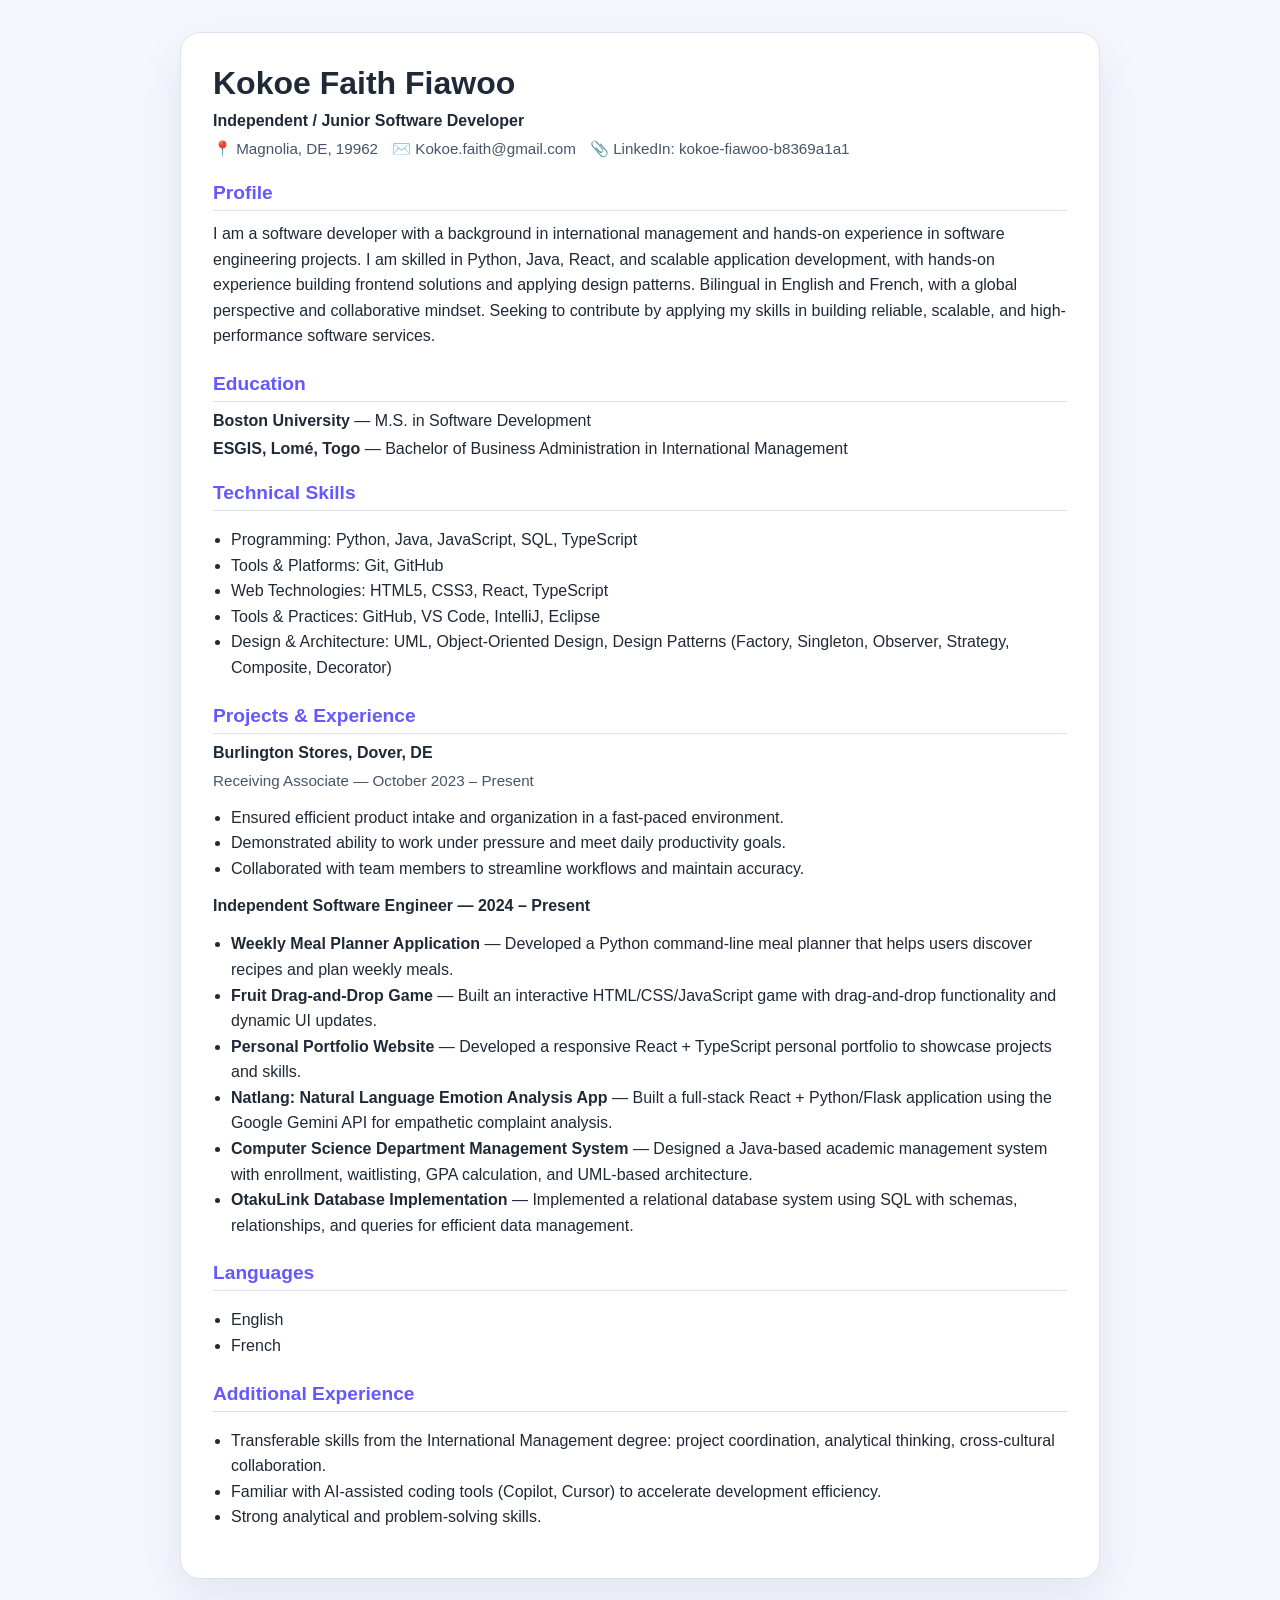
<file: public/Kokoe_Fiawoo_Resume.html>
<!DOCTYPE html>
<html lang="en">
  <head>
    <meta charset="UTF-8" />
    <meta name="viewport" content="width=device-width, initial-scale=1.0" />
    <title>Kokoe Faith Fiawoo | Resume</title>
    <style>
      :root {
        --bg: #f5f7ff;
        --text: #1f2937;
        --muted: #475569;
        --accent: #6558ff;
        --line: #dbe2f0;
        --card: #ffffff;
      }

      * {
        box-sizing: border-box;
      }

      body {
        margin: 0;
        font-family: Arial, Helvetica, sans-serif;
        background: var(--bg);
        color: var(--text);
        padding: 32px 16px;
      }

      .resume-page {
        max-width: 920px;
        margin: 0 auto;
        background: var(--card);
        border: 1px solid var(--line);
        border-radius: 20px;
        padding: 32px;
        box-shadow: 0 20px 50px rgba(15, 23, 42, 0.08);
      }

      h1,
      h2,
      h3,
      p {
        margin: 0 0 10px;
      }

      h1 {
        font-size: 2rem;
      }

      h2 {
        font-size: 1.2rem;
        color: var(--accent);
        margin-top: 24px;
        border-bottom: 1px solid var(--line);
        padding-bottom: 6px;
      }

      .contact {
        display: flex;
        flex-wrap: wrap;
        gap: 14px;
        color: var(--muted);
        font-size: 0.95rem;
      }

      .profile,
      .skills-list,
      .experience-list,
      .languages,
      .additional {
        line-height: 1.6;
      }

      .skills-list,
      .experience-list,
      .languages,
      .additional {
        padding-left: 18px;
      }

      .role {
        font-weight: 700;
        margin-top: 6px;
      }

      .meta {
        color: var(--muted);
        font-size: 0.95rem;
        margin-bottom: 4px;
      }

      @media (max-width: 700px) {
        .resume-page {
          padding: 20px;
        }
      }
    </style>
  </head>
  <body>
    <div class="resume-page">
      <h1>Kokoe Faith Fiawoo</h1>
      <p class="role">Independent / Junior Software Developer</p>
      <div class="contact">
        <span>📍 Magnolia, DE, 19962</span>
        <span>✉️ Kokoe.faith@gmail.com</span>
        <span>📎 LinkedIn: kokoe-fiawoo-b8369a1a1</span>
      </div>

      <h2>Profile</h2>
      <p class="profile">
        I am a software developer with a background in international management and hands-on
        experience in software engineering projects. I am skilled in Python, Java, React, and
        scalable application development, with hands-on experience building frontend solutions
        and applying design patterns. Bilingual in English and French, with a global perspective
        and collaborative mindset. Seeking to contribute by applying my skills in building
        reliable, scalable, and high-performance software services.
      </p>

      <h2>Education</h2>
      <p><strong>Boston University</strong> — M.S. in Software Development</p>
      <p><strong>ESGIS, Lomé, Togo</strong> — Bachelor of Business Administration in International Management</p>

      <h2>Technical Skills</h2>
      <ul class="skills-list">
        <li>Programming: Python, Java, JavaScript, SQL, TypeScript</li>
        <li>Tools & Platforms: Git, GitHub</li>
        <li>Web Technologies: HTML5, CSS3, React, TypeScript</li>
        <li>Tools & Practices: GitHub, VS Code, IntelliJ, Eclipse</li>
        <li>Design & Architecture: UML, Object-Oriented Design, Design Patterns (Factory, Singleton, Observer, Strategy, Composite, Decorator)</li>
      </ul>

      <h2>Projects & Experience</h2>
      <p><strong>Burlington Stores, Dover, DE</strong></p>
      <p class="meta">Receiving Associate — October 2023 – Present</p>
      <ul class="experience-list">
        <li>Ensured efficient product intake and organization in a fast-paced environment.</li>
        <li>Demonstrated ability to work under pressure and meet daily productivity goals.</li>
        <li>Collaborated with team members to streamline workflows and maintain accuracy.</li>
      </ul>

      <p><strong>Independent Software Engineer — 2024 – Present</strong></p>
      <ul class="experience-list">
        <li><strong>Weekly Meal Planner Application</strong> — Developed a Python command-line meal planner that helps users discover recipes and plan weekly meals.</li>
        <li><strong>Fruit Drag-and-Drop Game</strong> — Built an interactive HTML/CSS/JavaScript game with drag-and-drop functionality and dynamic UI updates.</li>
        <li><strong>Personal Portfolio Website</strong> — Developed a responsive React + TypeScript personal portfolio to showcase projects and skills.</li>
        <li><strong>Natlang: Natural Language Emotion Analysis App</strong> — Built a full-stack React + Python/Flask application using the Google Gemini API for empathetic complaint analysis.</li>
        <li><strong>Computer Science Department Management System</strong> — Designed a Java-based academic management system with enrollment, waitlisting, GPA calculation, and UML-based architecture.</li>
        <li><strong>OtakuLink Database Implementation</strong> — Implemented a relational database system using SQL with schemas, relationships, and queries for efficient data management.</li>
      </ul>

      <h2>Languages</h2>
      <ul class="languages">
        <li>English</li>
        <li>French</li>
      </ul>

      <h2>Additional Experience</h2>
      <ul class="additional">
        <li>Transferable skills from the International Management degree: project coordination, analytical thinking, cross-cultural collaboration.</li>
        <li>Familiar with AI-assisted coding tools (Copilot, Cursor) to accelerate development efficiency.</li>
        <li>Strong analytical and problem-solving skills.</li>
      </ul>
    </div>
  </body>
</html>
</file>
